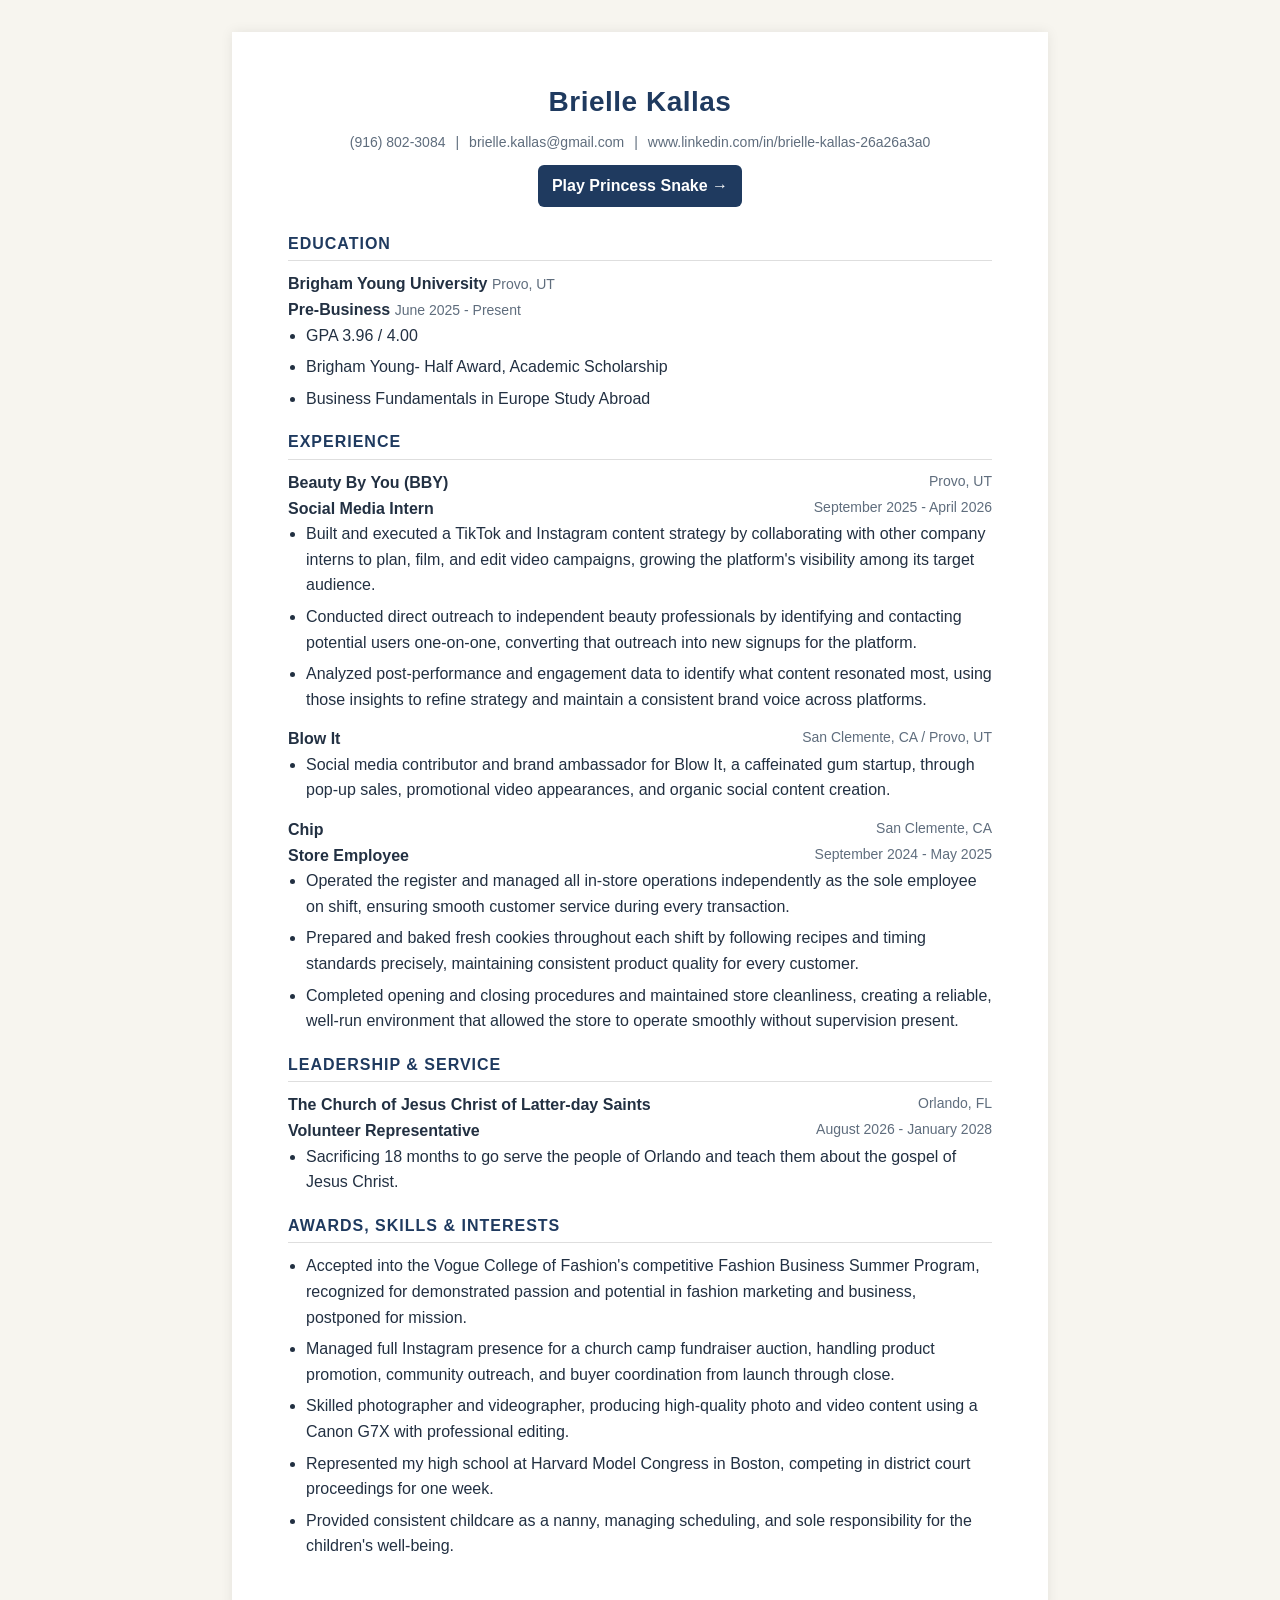
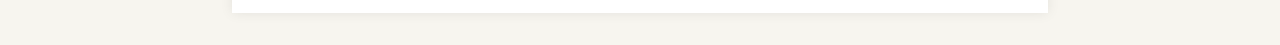
<file: index.html>
<!DOCTYPE html>
<html lang="en">
<head>
  <meta charset="UTF-8" />
  <meta name="viewport" content="width=device-width, initial-scale=1.0" />
  <title>Brielle Kallas | Resume</title>
  <style>
    :root {
      --bg: #f7f5ef;
      --surface: #ffffff;
      --primary: #1f3a5f;
      --text: #223042;
      --muted: #5f6d7d;
      --line: #dedede;
      --accent: #d8e3f1;
    }

    * {
      box-sizing: border-box;
      margin: 0;
      padding: 0;
    }

    body {
      font-family: "Segoe UI", Tahoma, Geneva, Verdana, sans-serif;
      background: var(--bg);
      color: var(--text);
      line-height: 1.6;
    }

    .page {
      width: 8.5in;
      min-height: 11in;
      margin: 32px auto;
      background: var(--surface);
      box-shadow: 0 0 12px rgba(0, 0, 0, 0.08);
      padding: 48px 56px;
    }

    header {
      text-align: center;
      margin-bottom: 24px;
    }

    h1 {
      font-size: 28px;
      color: var(--primary);
      letter-spacing: 0.5px;
      margin-bottom: 6px;
    }

    .contact {
      font-size: 14px;
      color: var(--muted);
      display: flex;
      justify-content: center;
      gap: 10px;
      flex-wrap: wrap;
    }

    .contact a {
      color: inherit;
      text-decoration: none;
    }

    .section {
      margin-top: 18px;
    }

    .section h2 {
      font-size: 16px;
      text-transform: uppercase;
      letter-spacing: 1px;
      color: var(--primary);
      border-bottom: 1px solid var(--line);
      padding-bottom: 4px;
      margin-bottom: 10px;
    }

    .entry {
      margin-bottom: 14px;
    }

    .entry-header {
      display: flex;
      justify-content: space-between;
      gap: 12px;
      flex-wrap: wrap;
      font-weight: 600;
    }

    .entry-title {
      color: var(--text);
    }

    .entry-location,
    .entry-date {
      color: var(--muted);
      font-size: 14px;
      font-weight: 400;
    }

    .bullets {
      margin-left: 18px;
    }

    .bullets li {
      margin-bottom: 6px;
    }

    .education .entry-header {
      display: block;
    }

    @media print {
      body {
        background: white;
      }

      .page {
        width: 100%;
        margin: 0;
        box-shadow: none;
        padding: 0.5in;
      }
    }
  </style>
</head>
<body>
  <main class="page">
    <header>
      <h1>Brielle Kallas</h1>
      <div class="contact">
        <span>(916) 802-3084</span>
        <span>|</span>
        <a href="mailto:brielle.kallas@gmail.com">brielle.kallas@gmail.com</a>
        <span>|</span>
        <a href="https://www.linkedin.com/in/brielle-kallas-26a26a3a0" target="_blank">www.linkedin.com/in/brielle-kallas-26a26a3a0</a>
      </div>
      <div style="margin-top:12px; text-align:center;">
        <a href="princess-snake.html" style="display:inline-block; padding:8px 14px; background:#1f3a5f; color:#fff; border-radius:6px; text-decoration:none; font-weight:600;">Play Princess Snake →</a>
      </div>
    </header>

    <section class="section education">
      <h2>Education</h2>
      <div class="entry">
        <div class="entry-header">
          <span class="entry-title">Brigham Young University</span>
          <span class="entry-location">Provo, UT</span>
        </div>
        <div class="entry-header">
          <span>Pre-Business</span>
          <span class="entry-date">June 2025 - Present</span>
        </div>
        <ul class="bullets">
          <li>GPA 3.96 / 4.00</li>
          <li>Brigham Young- Half Award, Academic Scholarship</li>
          <li>Business Fundamentals in Europe Study Abroad</li>
        </ul>
      </div>
    </section>

    <section class="section">
      <h2>Experience</h2>

      <div class="entry">
        <div class="entry-header">
          <span class="entry-title">Beauty By You (BBY)</span>
          <span class="entry-location">Provo, UT</span>
        </div>
        <div class="entry-header">
          <span>Social Media Intern</span>
          <span class="entry-date">September 2025 - April 2026</span>
        </div>
        <ul class="bullets">
          <li>Built and executed a TikTok and Instagram content strategy by collaborating with other company interns to plan, film, and edit video campaigns, growing the platform's visibility among its target audience.</li>
          <li>Conducted direct outreach to independent beauty professionals by identifying and contacting potential users one-on-one, converting that outreach into new signups for the platform.</li>
          <li>Analyzed post-performance and engagement data to identify what content resonated most, using those insights to refine strategy and maintain a consistent brand voice across platforms.</li>
        </ul>
      </div>

      <div class="entry">
        <div class="entry-header">
          <span class="entry-title">Blow It</span>
          <span class="entry-location">San Clemente, CA / Provo, UT</span>
        </div>
        <ul class="bullets">
          <li>Social media contributor and brand ambassador for Blow It, a caffeinated gum startup, through pop-up sales, promotional video appearances, and organic social content creation.</li>
        </ul>
      </div>

      <div class="entry">
        <div class="entry-header">
          <span class="entry-title">Chip</span>
          <span class="entry-location">San Clemente, CA</span>
        </div>
        <div class="entry-header">
          <span>Store Employee</span>
          <span class="entry-date">September 2024 - May 2025</span>
        </div>
        <ul class="bullets">
          <li>Operated the register and managed all in-store operations independently as the sole employee on shift, ensuring smooth customer service during every transaction.</li>
          <li>Prepared and baked fresh cookies throughout each shift by following recipes and timing standards precisely, maintaining consistent product quality for every customer.</li>
          <li>Completed opening and closing procedures and maintained store cleanliness, creating a reliable, well-run environment that allowed the store to operate smoothly without supervision present.</li>
        </ul>
      </div>
    </section>

    <section class="section">
      <h2>Leadership & Service</h2>

      <div class="entry">
        <div class="entry-header">
          <span class="entry-title">The Church of Jesus Christ of Latter-day Saints</span>
          <span class="entry-location">Orlando, FL</span>
        </div>
        <div class="entry-header">
          <span>Volunteer Representative</span>
          <span class="entry-date">August 2026 - January 2028</span>
        </div>
        <ul class="bullets">
          <li>Sacrificing 18 months to go serve the people of Orlando and teach them about the gospel of Jesus Christ.</li>
        </ul>
      </div>
    </section>

    <section class="section">
      <h2>Awards, Skills & Interests</h2>
      <ul class="bullets">
        <li>Accepted into the Vogue College of Fashion's competitive Fashion Business Summer Program, recognized for demonstrated passion and potential in fashion marketing and business, postponed for mission.</li>
        <li>Managed full Instagram presence for a church camp fundraiser auction, handling product promotion, community outreach, and buyer coordination from launch through close.</li>
        <li>Skilled photographer and videographer, producing high-quality photo and video content using a Canon G7X with professional editing.</li>
        <li>Represented my high school at Harvard Model Congress in Boston, competing in district court proceedings for one week.</li>
        <li>Provided consistent childcare as a nanny, managing scheduling, and sole responsibility for the children's well-being.</li>
      </ul>
    </section>
  </main>
</body>
</html>
</file>
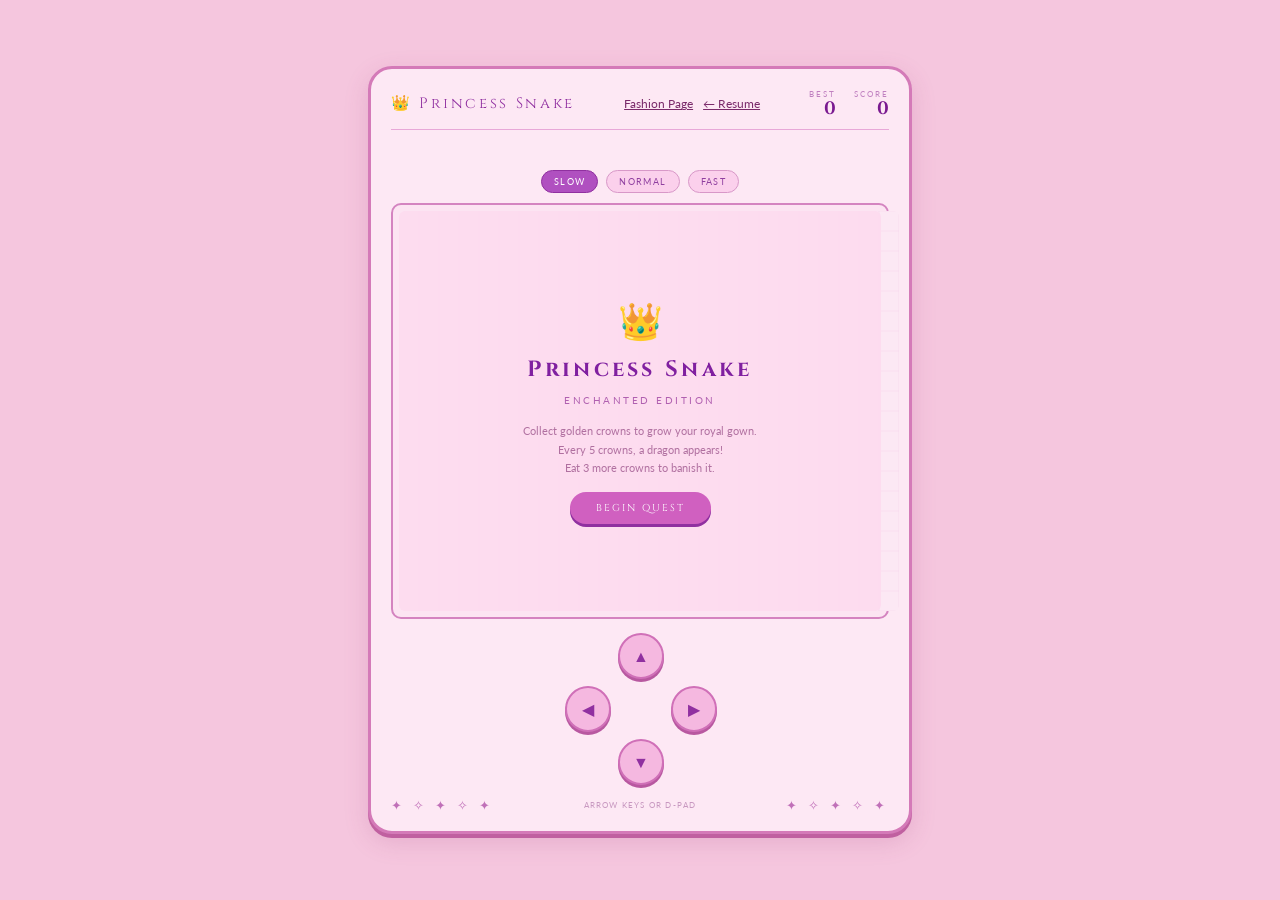
<file: princess-snake.html>
<!DOCTYPE html>
<html lang="en">
<head>
<meta charset="UTF-8">
<meta name="viewport" content="width=device-width, initial-scale=1.0">
<title>Princess Snake</title>
<link href="https://fonts.googleapis.com/css2?family=Cinzel:wght@400;700&family=Lato:wght@300;400&display=swap" rel="stylesheet">
<style>
  * { box-sizing: border-box; margin: 0; padding: 0; }
  body {
    background: #f5c6de;
    display: flex;
    align-items: center;
    justify-content: center;
    min-height: 100vh;
    font-family: 'Lato', sans-serif;
    color: #7a2a6a;
  }
  .device {
    background: #fde8f4;
    border: 3px solid #d47ab8;
    border-radius: 24px;
    padding: 20px 20px 18px;
    width: 544px;
    user-select: none;
    box-shadow: 0 4px 0 #c060a0, 0 8px 24px rgba(160,60,120,0.18);
  }
  .top-bar {
    display: flex;
    justify-content: space-between;
    align-items: center;
    margin-bottom: 10px;
  }
  .game-title {
    font-family: 'Cinzel', serif;
    font-size: 15px;
    letter-spacing: 0.18em;
    color: #9030a0;
  }
  .score-area { display: flex; gap: 18px; align-items: flex-end; }
  .stat { text-align: right; }
  .stat-label {
    font-size: 8px; letter-spacing: 0.25em;
    color: #c080c0; text-transform: uppercase;
  }
  .stat-value {
    font-family: 'Cinzel', serif; font-size: 18px;
    font-weight: 700; color: #7a1a90; line-height: 1.1;
  }
  .status-bar {
    display: flex; align-items: center;
    justify-content: space-between;
    margin-bottom: 8px; min-height: 24px;
  }
  .dragon-alert {
    font-size: 10px; color: #c02020;
    letter-spacing: 0.12em; text-transform: uppercase; display: none;
    font-weight: 700;
  }
  .dragon-alert.visible { display: block; }
  .crown-progress {
    display: flex; gap: 4px; align-items: center; font-size: 13px;
  }
  .crown-pip { opacity: 0.2; transition: opacity 0.2s; }
  .crown-pip.lit { opacity: 1; }
  .speed-row { display: flex; justify-content: center; gap: 8px; margin-bottom: 10px; }
  .speed-btn {
    background: #fbd0ec; border: 1.5px solid #d898c8;
    color: #9040a0; font-family: 'Lato', sans-serif;
    font-size: 9px; letter-spacing: 0.15em; text-transform: uppercase;
    padding: 5px 12px; border-radius: 20px; cursor: pointer; transition: all 0.15s;
  }
  .speed-btn.active {
    border-color: #9030a0; color: #fff;
    background: #b050c0;
  }
  .speed-btn:hover { background: #f0b8e0; }
  .screen-wrap {
    background: #fce4f2;
    border: 2.5px solid #d484c0;
    border-radius: 10px; padding: 6px; margin-bottom: 14px;
  }
  canvas { display: block; border-radius: 6px; }
  .canvas-container { position: relative; }
  .overlay {
    position: absolute; inset: 0; display: flex; flex-direction: column;
    align-items: center; justify-content: center;
    background: rgba(253, 220, 240, 0.95);
    border-radius: 6px; gap: 10px;
  }
  .overlay-title {
    font-family: 'Cinzel', serif; font-size: 22px; font-weight: 700;
    color: #8020a0; letter-spacing: 0.15em;
  }
  .overlay-sub {
    font-size: 10px; color: #b060b0;
    letter-spacing: 0.25em; text-transform: uppercase;
  }
  .overlay-score { font-size: 13px; color: #9030a0; }
  .btn {
    background: #d060c0; border: none; color: #fff;
    font-family: 'Cinzel', serif; font-size: 10px; letter-spacing: 0.2em;
    text-transform: uppercase; padding: 9px 26px; border-radius: 20px;
    cursor: pointer; margin-top: 4px; transition: background 0.15s;
    box-shadow: 0 3px 0 #9030a0;
  }
  .btn:hover { background: #b040a8; }
  .controls {
    display: grid; grid-template-columns: repeat(3, 1fr);
    gap: 7px; width: 150px; margin: 0 auto;
  }
  .dpad-btn {
    background: #f5b8e0; border: 2px solid #d070b8; border-radius: 50%;
    width: 46px; height: 46px; display: flex; align-items: center; justify-content: center;
    cursor: pointer; color: #9030a0; font-size: 16px;
    transition: background 0.1s, color 0.1s; -webkit-tap-highlight-color: transparent;
    box-shadow: 0 3px 0 #b858a0;
  }
  .dpad-btn:active, .dpad-btn.pressed {
    background: #e090d0; color: #5a1070; box-shadow: none; transform: translateY(2px);
  }
  .dpad-empty { visibility: hidden; }
  .bottom-row {
    display: flex; justify-content: space-between;
    align-items: center; margin-top: 12px;
  }
  .gems { font-size: 13px; letter-spacing: 4px; color: #c070b8; }
  .hint { font-size: 8px; color: #c898c0; letter-spacing: 0.15em; text-transform: uppercase; }
  .divider {
    height: 1px; background: #e8a8d8;
    margin: 8px 0;
  }
</style>
</head>
<body>
<div class="device">
  <div class="top-bar">
    <span class="game-title">👑 Princess Snake</span>
    <div style="display:flex; gap:10px; align-items:center;">
      <a href="scratch.html" style="font-size:12px; color:#7a2a6a; text-decoration:underline; align-self:center;">Fashion Page</a>
      <a href="index.html" style="font-size:12px; color:#7a2a6a; text-decoration:underline; align-self:center;">← Resume</a>
    </div>
    <div class="score-area">
      <div class="stat">
        <div class="stat-label">Best</div>
        <div class="stat-value" id="best">0</div>
      </div>
      <div class="stat">
        <div class="stat-label">Score</div>
        <div class="stat-value" id="score">0</div>
      </div>
    </div>
  </div>

  <div class="divider"></div>

  <div class="status-bar">
    <div class="dragon-alert" id="dragonAlert">🐉 Dragon approaches!</div>
    <div style="flex:1"></div>
    <div class="crown-progress" id="crownProgress" style="display:none">
      <span style="font-size:9px;color:#c070b0;letter-spacing:0.12em;text-transform:uppercase;margin-right:4px;">banish:</span>
      <span class="crown-pip" id="pip0">👑</span>
      <span class="crown-pip" id="pip1">👑</span>
      <span class="crown-pip" id="pip2">👑</span>
    </div>
  </div>

  <div class="speed-row">
    <button class="speed-btn active" data-speed="slow">Slow</button>
    <button class="speed-btn" data-speed="normal">Normal</button>
    <button class="speed-btn" data-speed="fast">Fast</button>
  </div>

  <div class="screen-wrap">
    <div class="canvas-container">
      <canvas id="game" width="500" height="400"></canvas>
      <div class="overlay" id="overlay">
        <div style="font-size:36px;margin-bottom:2px;">👑</div>
        <div class="overlay-title">Princess Snake</div>
        <div class="overlay-sub">Enchanted Edition</div>
        <div style="font-size:11px;color:#b070a0;max-width:240px;text-align:center;line-height:1.7;margin-top:6px;">
          Collect golden crowns to grow your royal gown.<br>
          Every 5 crowns, a dragon appears!<br>
          Eat 3 more crowns to banish it.
        </div>
        <button class="btn" id="startBtn">Begin Quest</button>
      </div>
    </div>
  </div>

  <div class="controls">
    <div class="dpad-empty"></div>
    <div class="dpad-btn" data-dir="UP">▲</div>
    <div class="dpad-empty"></div>
    <div class="dpad-btn" data-dir="LEFT">◀</div>
    <div class="dpad-empty"></div>
    <div class="dpad-btn" data-dir="RIGHT">▶</div>
    <div class="dpad-empty"></div>
    <div class="dpad-btn" data-dir="DOWN">▼</div>
    <div class="dpad-empty"></div>
  </div>

  <div class="bottom-row">
    <div class="gems">✦ ✧ ✦ ✧ ✦</div>
    <div class="hint">Arrow keys or D-Pad</div>
    <div class="gems">✦ ✧ ✦ ✧ ✦</div>
  </div>
</div>

<script>
const canvas = document.getElementById('game');
const ctx = canvas.getContext('2d');
const overlay = document.getElementById('overlay');
const scoreEl = document.getElementById('score');
const bestEl = document.getElementById('best');
const dragonAlert = document.getElementById('dragonAlert');
const crownProgress = document.getElementById('crownProgress');

const GRID = 20;
const COLS = canvas.width / GRID;   // 25
const ROWS = canvas.height / GRID;  // 20

const SPEEDS = { slow: 200, normal: 120, fast: 65 };
let currentSpeed = 'slow';
let intervalMs = SPEEDS[currentSpeed];

// Dragon frequency: every N crowns a dragon spawns. Starts at 5, decreases as score rises.
function dragonInterval() {
  if (score < 10) return 5;
  if (score < 20) return 4;
  if (score < 35) return 3;
  return 2;
}

// Dragon move rate: moves every N game steps. Decreases (speeds up) with score.
function dragonMoveRate() {
  if (score < 10) return 3;
  if (score < 20) return 2;
  return 1;
}

const C = {
  bg: '#fce8f4',
  grid: '#f5d0ea',
  snakeBody: '#e060b0',
  snakeBorder: '#b83090',
  snakeInner: '#ee80c4',
  goldBright: '#ffd700',
  goldMid: '#e6a800',
  goldDark: '#b87800',
  dragonBody: '#2a9a2a',
  dragonDark: '#1a6a1a',
  dragonMid: '#3aba3a',
  dragonAccent: '#60d060',
  dragonFire: '#ff5010',
  dragonFireInner: '#ffcc00',
};

let snake, dir, nextDir, food, score, best;
let gameLoop, running;
let dragon, dragonActive, crownsToDispel;
let flashMsg, flashTimer;
let dragonMoveCounter;
let nextDragonAt;
best = 0;

function init() {
  snake = [{ x: 7, y: 10 }, { x: 6, y: 10 }, { x: 5, y: 10 }, { x: 4, y: 10 }];
  dir = { x: 1, y: 0 };
  nextDir = { x: 1, y: 0 };
  food = spawnItem([]);
  score = 0;
  running = true;
  dragon = null;
  dragonActive = false;
  crownsToDispel = 0;
  flashMsg = null;
  flashTimer = 0;
  dragonMoveCounter = 0;
  nextDragonAt = dragonInterval();
  scoreEl.textContent = 0;
  dragonAlert.classList.remove('visible');
  crownProgress.style.display = 'none';
  updatePips();
  draw();
}

function spawnItem(extra) {
  let pos;
  const blocked = [...snake, ...extra];
  do {
    pos = { x: Math.floor(Math.random() * COLS), y: Math.floor(Math.random() * ROWS) };
  } while (blocked.some(s => s.x === pos.x && s.y === pos.y));
  return pos;
}

function spawnDragon() {
  const edges = [];
  for (let x = 0; x < COLS; x++) { edges.push({x, y:0}); edges.push({x, y:ROWS-1}); }
  for (let y = 1; y < ROWS-1; y++) { edges.push({x:0, y}); edges.push({x:COLS-1, y}); }
  const head = snake[0];
  edges.sort((a, b) => dist(b, head) - dist(a, head));
  const pos = edges.slice(0, 12)[Math.floor(Math.random() * 12)];
  dragon = { x: pos.x, y: pos.y };
  dragonActive = true;
  crownsToDispel = 0;
  dragonAlert.classList.add('visible');
  crownProgress.style.display = 'flex';
  updatePips();
  setFlash('🐉 A dragon approaches!');
}

function dist(a, b) { return Math.abs(a.x - b.x) + Math.abs(a.y - b.y); }

function moveDragon() {
  if (!dragon || !dragonActive) return;
  const head = snake[0];
  const dx = head.x - dragon.x;
  const dy = head.y - dragon.y;
  // Sometimes take diagonal steps to feel more alive
  let nx = dragon.x, ny = dragon.y;
  if (Math.abs(dx) >= Math.abs(dy)) {
    nx += dx > 0 ? 1 : -1;
  } else {
    ny += dy > 0 ? 1 : -1;
  }
  dragon = {
    x: Math.max(0, Math.min(COLS - 1, nx)),
    y: Math.max(0, Math.min(ROWS - 1, ny))
  };
}

function step() {
  if (!running) return;
  dir = nextDir;
  const head = { x: snake[0].x + dir.x, y: snake[0].y + dir.y };

  if (head.x < 0 || head.x >= COLS || head.y < 0 || head.y >= ROWS) { endGame('wall'); return; }
  if (snake.some(s => s.x === head.x && s.y === head.y)) { endGame('self'); return; }

  dragonMoveCounter++;
  if (dragonActive) {
    if (dragonMoveCounter % dragonMoveRate() === 0) {
      moveDragon();
    }
    if (dragon && (dragon.x === head.x && dragon.y === head.y)) { endGame('dragon'); return; }
    if (dragon && snake.some(s => s.x === dragon.x && s.y === dragon.y)) { endGame('dragon'); return; }
  }

  snake.unshift(head);

  if (head.x === food.x && head.y === food.y) {
    score++;
    scoreEl.textContent = score;
    if (score > best) { best = score; bestEl.textContent = best; }

    if (dragonActive) {
      crownsToDispel++;
      updatePips();
      if (crownsToDispel >= 3) {
        dragonActive = false;
        dragon = null;
        dragonAlert.classList.remove('visible');
        crownProgress.style.display = 'none';
        nextDragonAt = score + dragonInterval();
        setFlash('✨ Dragon banished!');
      }
    } else if (score >= nextDragonAt) {
      spawnDragon();
    }

    food = spawnItem(dragon ? [dragon] : []);
  } else {
    snake.pop();
  }

  if (flashTimer > 0) { flashTimer--; if (flashTimer === 0) flashMsg = null; }
  draw();
}

function updatePips() {
  for (let i = 0; i < 3; i++) {
    document.getElementById('pip' + i).classList.toggle('lit', i < crownsToDispel);
  }
}

function setFlash(msg) { flashMsg = msg; flashTimer = 50; }

// ---- SNAKE BODY: draw as smooth connected ribbon ----
function drawSnakeRibbon() {
  if (snake.length < 2) return;

  const W = GRID * 0.68; // ribbon half-width

  // Build center points
  const pts = snake.map(s => ({ x: s.x * GRID + GRID / 2, y: s.y * GRID + GRID / 2 }));

  // Helper: perpendicular unit vector between two points
  function perp(a, b) {
    const dx = b.x - a.x, dy = b.y - a.y;
    const len = Math.sqrt(dx*dx + dy*dy) || 1;
    return { x: -dy / len, y: dx / len };
  }

  // Build left/right edge points for each segment
  const left = [], right = [];
  for (let i = 0; i < pts.length; i++) {
    let p;
    if (i === 0) p = perp(pts[0], pts[1]);
    else if (i === pts.length - 1) p = perp(pts[i-1], pts[i]);
    else {
      // average of two segments' perps
      const p1 = perp(pts[i-1], pts[i]);
      const p2 = perp(pts[i], pts[i+1]);
      p = { x: (p1.x + p2.x) / 2, y: (p1.y + p2.y) / 2 };
      const ll = Math.sqrt(p.x*p.x + p.y*p.y) || 1;
      p = { x: p.x/ll, y: p.y/ll };
    }
    // taper near tail
    const taper = 0.5 + 0.5 * (i / (pts.length - 1));
    const w = W * (1 - 0.4 * (i / (pts.length - 1)));
    left.push({ x: pts[i].x + p.x * w, y: pts[i].y + p.y * w });
    right.push({ x: pts[i].x - p.x * w, y: pts[i].y - p.y * w });
  }

  // Draw filled ribbon
  ctx.beginPath();
  ctx.moveTo(left[0].x, left[0].y);
  for (let i = 1; i < left.length; i++) ctx.lineTo(left[i].x, left[i].y);
  // round tail end
  const tailPt = pts[pts.length - 1];
  ctx.arc(tailPt.x, tailPt.y, W * 0.3, 0, Math.PI * 2);
  for (let i = right.length - 1; i >= 0; i--) ctx.lineTo(right[i].x, right[i].y);
  ctx.closePath();
  ctx.fillStyle = C.snakeBody;
  ctx.fill();
  ctx.strokeStyle = C.snakeBorder;
  ctx.lineWidth = 2;
  ctx.stroke();

  // Inner highlight strip
  ctx.beginPath();
  ctx.moveTo(pts[0].x, pts[0].y);
  for (let i = 1; i < pts.length; i++) ctx.lineTo(pts[i].x, pts[i].y);
  ctx.strokeStyle = C.snakeInner;
  ctx.lineWidth = W * 0.55;
  ctx.lineCap = 'round';
  ctx.lineJoin = 'round';
  ctx.globalAlpha = 0.35;
  ctx.stroke();
  ctx.globalAlpha = 1;
  ctx.lineCap = 'butt';
  ctx.lineJoin = 'miter';
}

// ---- CROWN ----
function drawCrown(cx, cy, s) {
  ctx.save();
  ctx.translate(cx, cy);
  ctx.fillStyle = C.goldMid;
  ctx.fillRect(-s, s * 0.1, s * 2, s * 0.75);
  ctx.fillStyle = C.goldBright;
  ctx.beginPath();
  ctx.moveTo(-s, s * 0.1);
  ctx.lineTo(-s, -s * 0.9);
  ctx.lineTo(-s * 0.38, -s * 0.28);
  ctx.lineTo(0, -s * 1.0);
  ctx.lineTo(s * 0.38, -s * 0.28);
  ctx.lineTo(s, -s * 0.9);
  ctx.lineTo(s, s * 0.1);
  ctx.closePath();
  ctx.fill();
  ctx.strokeStyle = C.goldDark;
  ctx.lineWidth = 1;
  ctx.stroke();
  // gems
  ctx.fillStyle = '#ff3388';
  ctx.beginPath(); ctx.arc(0, -s * 0.52, s * 0.19, 0, Math.PI*2); ctx.fill();
  ctx.fillStyle = '#aa88ff';
  ctx.beginPath(); ctx.arc(-s*0.58, -s*0.62, s*0.13, 0, Math.PI*2); ctx.fill();
  ctx.beginPath(); ctx.arc(s*0.58, -s*0.62, s*0.13, 0, Math.PI*2); ctx.fill();
  ctx.restore();
}

// ---- PRINCESS HEAD ----
function drawPrincessHead(cx, cy, s) {
  ctx.save();
  ctx.translate(cx, cy);
  // hair puff
  ctx.fillStyle = '#9920c8';
  ctx.beginPath(); ctx.ellipse(0, -s*0.15, s*0.75, s*0.9, 0, 0, Math.PI*2); ctx.fill();
  // side curls
  ctx.beginPath(); ctx.ellipse(-s*0.62, s*0.1, s*0.28, s*0.38, -0.3, 0, Math.PI*2); ctx.fill();
  ctx.beginPath(); ctx.ellipse(s*0.62, s*0.1, s*0.28, s*0.38, 0.3, 0, Math.PI*2); ctx.fill();
  // face
  ctx.fillStyle = '#f9d0a0';
  ctx.beginPath(); ctx.ellipse(0, s*0.1, s*0.54, s*0.62, 0, 0, Math.PI*2); ctx.fill();
  // eyes
  ctx.fillStyle = '#5a1080';
  ctx.beginPath(); ctx.ellipse(-s*0.18, s*0.02, s*0.1, s*0.13, 0, 0, Math.PI*2); ctx.fill();
  ctx.beginPath(); ctx.ellipse(s*0.18, s*0.02, s*0.1, s*0.13, 0, 0, Math.PI*2); ctx.fill();
  // eye shine
  ctx.fillStyle = '#fff';
  ctx.beginPath(); ctx.arc(-s*0.14, -s*0.02, s*0.04, 0, Math.PI*2); ctx.fill();
  ctx.beginPath(); ctx.arc(s*0.22, -s*0.02, s*0.04, 0, Math.PI*2); ctx.fill();
  // rosy cheeks
  ctx.fillStyle = 'rgba(255,120,160,0.35)';
  ctx.beginPath(); ctx.ellipse(-s*0.32, s*0.18, s*0.17, s*0.1, 0, 0, Math.PI*2); ctx.fill();
  ctx.beginPath(); ctx.ellipse(s*0.32, s*0.18, s*0.17, s*0.1, 0, 0, Math.PI*2); ctx.fill();
  // smile
  ctx.strokeStyle = '#c06040';
  ctx.lineWidth = 1.2;
  ctx.beginPath(); ctx.arc(0, s*0.15, s*0.2, 0.2, Math.PI - 0.2); ctx.stroke();
  // mini crown
  ctx.fillStyle = C.goldBright;
  ctx.beginPath();
  ctx.moveTo(-s*0.38, -s*0.6);
  ctx.lineTo(-s*0.38, -s*0.95);
  ctx.lineTo(-s*0.16, -s*0.75);
  ctx.lineTo(0, -s);
  ctx.lineTo(s*0.16, -s*0.75);
  ctx.lineTo(s*0.38, -s*0.95);
  ctx.lineTo(s*0.38, -s*0.6);
  ctx.closePath(); ctx.fill();
  ctx.strokeStyle = C.goldDark; ctx.lineWidth = 0.8; ctx.stroke();
  ctx.restore();
}

// ---- DRAGON (bigger) ----
function drawDragon(gx, gy) {
  const cx = gx * GRID + GRID / 2;
  const cy = gy * GRID + GRID / 2;
  const s = GRID * 0.9; // bigger than before (was GRID/2 - 1)

  ctx.save();
  ctx.translate(cx, cy);

  // tail
  ctx.fillStyle = C.dragonBody;
  ctx.beginPath();
  ctx.moveTo(s*0.3, s*0.5);
  ctx.quadraticCurveTo(s*0.9, s*0.9, s*0.6, s*1.3);
  ctx.quadraticCurveTo(s*0.2, s*1.1, s*0.1, s*0.6);
  ctx.closePath(); ctx.fill();

  // wings (behind body)
  ctx.fillStyle = C.dragonAccent;
  // left wing
  ctx.beginPath();
  ctx.moveTo(-s*0.25, -s*0.1);
  ctx.lineTo(-s*1.4, -s*1.1);
  ctx.lineTo(-s*1.05, -s*0.1);
  ctx.lineTo(-s*1.3, s*0.45);
  ctx.lineTo(-s*0.5, s*0.3);
  ctx.closePath(); ctx.fill();
  ctx.strokeStyle = C.dragonDark; ctx.lineWidth = 1; ctx.stroke();
  // right wing
  ctx.beginPath();
  ctx.moveTo(s*0.25, -s*0.1);
  ctx.lineTo(s*1.4, -s*1.1);
  ctx.lineTo(s*1.05, -s*0.1);
  ctx.lineTo(s*1.3, s*0.45);
  ctx.lineTo(s*0.5, s*0.3);
  ctx.closePath(); ctx.fill();
  ctx.strokeStyle = C.dragonDark; ctx.lineWidth = 1; ctx.stroke();

  // body
  ctx.fillStyle = C.dragonBody;
  ctx.beginPath(); ctx.ellipse(0, s*0.25, s*0.65, s*0.75, 0, 0, Math.PI*2); ctx.fill();
  ctx.strokeStyle = C.dragonDark; ctx.lineWidth = 1.5; ctx.stroke();

  // belly
  ctx.fillStyle = C.dragonMid;
  ctx.beginPath(); ctx.ellipse(0, s*0.38, s*0.35, s*0.45, 0, 0, Math.PI*2); ctx.fill();

  // neck
  ctx.fillStyle = C.dragonBody;
  ctx.beginPath(); ctx.ellipse(0, -s*0.42, s*0.28, s*0.38, 0, 0, Math.PI*2); ctx.fill();

  // head
  ctx.fillStyle = C.dragonDark;
  ctx.beginPath(); ctx.ellipse(0, -s*0.9, s*0.45, s*0.42, 0, 0, Math.PI*2); ctx.fill();
  ctx.strokeStyle = '#0a3a0a'; ctx.lineWidth = 1; ctx.stroke();

  // snout
  ctx.fillStyle = C.dragonBody;
  ctx.beginPath(); ctx.ellipse(0, -s*0.76, s*0.28, s*0.2, 0, 0, Math.PI*2); ctx.fill();

  // eyes
  ctx.fillStyle = '#ffee00';
  ctx.beginPath(); ctx.ellipse(-s*0.17, -s*0.95, s*0.12, s*0.12, 0, 0, Math.PI*2); ctx.fill();
  ctx.beginPath(); ctx.ellipse(s*0.17, -s*0.95, s*0.12, s*0.12, 0, 0, Math.PI*2); ctx.fill();
  ctx.fillStyle = '#000';
  ctx.beginPath(); ctx.arc(-s*0.17, -s*0.95, s*0.06, 0, Math.PI*2); ctx.fill();
  ctx.beginPath(); ctx.arc(s*0.17, -s*0.95, s*0.06, 0, Math.PI*2); ctx.fill();

  // horns
  ctx.fillStyle = C.dragonAccent;
  ctx.beginPath(); ctx.moveTo(-s*0.18,-s*1.22); ctx.lineTo(-s*0.38,-s*1.65); ctx.lineTo(-s*0.08,-s*1.25); ctx.closePath(); ctx.fill();
  ctx.beginPath(); ctx.moveTo(s*0.18,-s*1.22); ctx.lineTo(s*0.38,-s*1.65); ctx.lineTo(s*0.08,-s*1.25); ctx.closePath(); ctx.fill();

  // nostrils
  ctx.fillStyle = '#1a5a1a';
  ctx.beginPath(); ctx.arc(-s*0.1, -s*0.72, s*0.05, 0, Math.PI*2); ctx.fill();
  ctx.beginPath(); ctx.arc(s*0.1, -s*0.72, s*0.05, 0, Math.PI*2); ctx.fill();

  // fire breath flicker
  const tick = Math.floor(Date.now() / 120) % 3;
  if (tick < 2) {
    ctx.fillStyle = C.dragonFire;
    ctx.beginPath();
    ctx.moveTo(-s*0.14, -s*0.68);
    ctx.lineTo(0, -s*(1.6 + tick*0.15));
    ctx.lineTo(s*0.14, -s*0.68);
    ctx.closePath(); ctx.fill();
    ctx.fillStyle = C.dragonFireInner;
    ctx.beginPath();
    ctx.moveTo(-s*0.07, -s*0.7);
    ctx.lineTo(0, -s*(1.3 + tick*0.1));
    ctx.lineTo(s*0.07, -s*0.7);
    ctx.closePath(); ctx.fill();
  }

  ctx.restore();
}

// ---- MAIN DRAW ----
function draw() {
  ctx.fillStyle = C.bg;
  ctx.fillRect(0, 0, canvas.width, canvas.height);

  // grid
  ctx.strokeStyle = C.grid;
  ctx.lineWidth = 0.5;
  for (let x = 0; x <= COLS; x++) {
    ctx.beginPath(); ctx.moveTo(x*GRID,0); ctx.lineTo(x*GRID,canvas.height); ctx.stroke();
  }
  for (let y = 0; y <= ROWS; y++) {
    ctx.beginPath(); ctx.moveTo(0,y*GRID); ctx.lineTo(canvas.width,y*GRID); ctx.stroke();
  }

  // snake ribbon body (skip head segment, draw after)
  if (snake.length > 1) drawSnakeRibbon();

  // princess head on top
  const hx = snake[0].x * GRID + GRID / 2;
  const hy = snake[0].y * GRID + GRID / 2;
  drawPrincessHead(hx, hy, GRID / 2);

  // crown food
  drawCrown(food.x * GRID + GRID/2, food.y * GRID + GRID/2, 7);

  // dragon
  if (dragonActive && dragon) drawDragon(dragon.x, dragon.y);

  // flash
  if (flashMsg && flashTimer > 0) {
    ctx.save();
    ctx.globalAlpha = Math.min(1, flashTimer / 10);
    ctx.font = 'bold 15px Lato, sans-serif';
    ctx.textAlign = 'center';
    ctx.fillStyle = flashMsg.includes('banished') ? '#208020' : '#c02020';
    ctx.fillText(flashMsg, canvas.width / 2, canvas.height / 2 - 10);
    ctx.restore();
  }
}

// ---- GAME OVER ----
function endGame(reason) {
  running = false;
  clearInterval(gameLoop);
  dragonAlert.classList.remove('visible');
  crownProgress.style.display = 'none';
  const msgs = { wall:'You hit the castle wall!', self:'Your gown tangled!', dragon:'The dragon caught the princess!' };
  setTimeout(() => {
    overlay.style.display = 'flex';
    overlay.innerHTML = `
      <div style="font-size:32px">${reason === 'dragon' ? '🐉' : '💔'}</div>
      <div class="overlay-title">Quest Over</div>
      <div class="overlay-sub" style="color:#c05070">${msgs[reason]||''}</div>
      <div class="overlay-score">Score: ${score}</div>
      ${score === best && score > 0 ? '<div class="overlay-sub" style="color:#9030a0">✨ New record!</div>' : ''}
      <button class="btn" id="restartBtn">Try Again</button>
    `;
    document.getElementById('restartBtn').addEventListener('click', startGame);
  }, 400);
}

function startGame() {
  overlay.style.display = 'none';
  init();
  clearInterval(gameLoop);
  gameLoop = setInterval(step, intervalMs);
}

document.getElementById('startBtn').addEventListener('click', startGame);

const DIRS = {
  UP:{x:0,y:-1}, DOWN:{x:0,y:1}, LEFT:{x:-1,y:0}, RIGHT:{x:1,y:0}
};
function changeDir(d) {
  const nd = DIRS[d];
  if (!nd || (nd.x === -dir.x && nd.y === -dir.y)) return;
  nextDir = nd;
}

document.addEventListener('keydown', e => {
  const map = { ArrowUp:'UP',ArrowDown:'DOWN',ArrowLeft:'LEFT',ArrowRight:'RIGHT',
    w:'UP',s:'DOWN',a:'LEFT',d:'RIGHT',W:'UP',S:'DOWN',A:'LEFT',D:'RIGHT' };
  if (map[e.key]) { e.preventDefault(); changeDir(map[e.key]); }
});

document.querySelectorAll('.dpad-btn').forEach(btn => {
  const d = btn.dataset.dir;
  const on = () => { changeDir(d); btn.classList.add('pressed'); };
  const off = () => btn.classList.remove('pressed');
  btn.addEventListener('touchstart', e => { e.preventDefault(); on(); }, { passive:false });
  btn.addEventListener('touchend', off);
  btn.addEventListener('mousedown', on);
  btn.addEventListener('mouseup', off);
  btn.addEventListener('mouseleave', off);
});

document.querySelectorAll('.speed-btn').forEach(btn => {
  btn.addEventListener('click', () => {
    document.querySelectorAll('.speed-btn').forEach(b => b.classList.remove('active'));
    btn.classList.add('active');
    currentSpeed = btn.dataset.speed;
    intervalMs = SPEEDS[currentSpeed];
    if (running) { clearInterval(gameLoop); gameLoop = setInterval(step, intervalMs); }
  });
});

draw();
</script>
</body>
</html>
</file>
